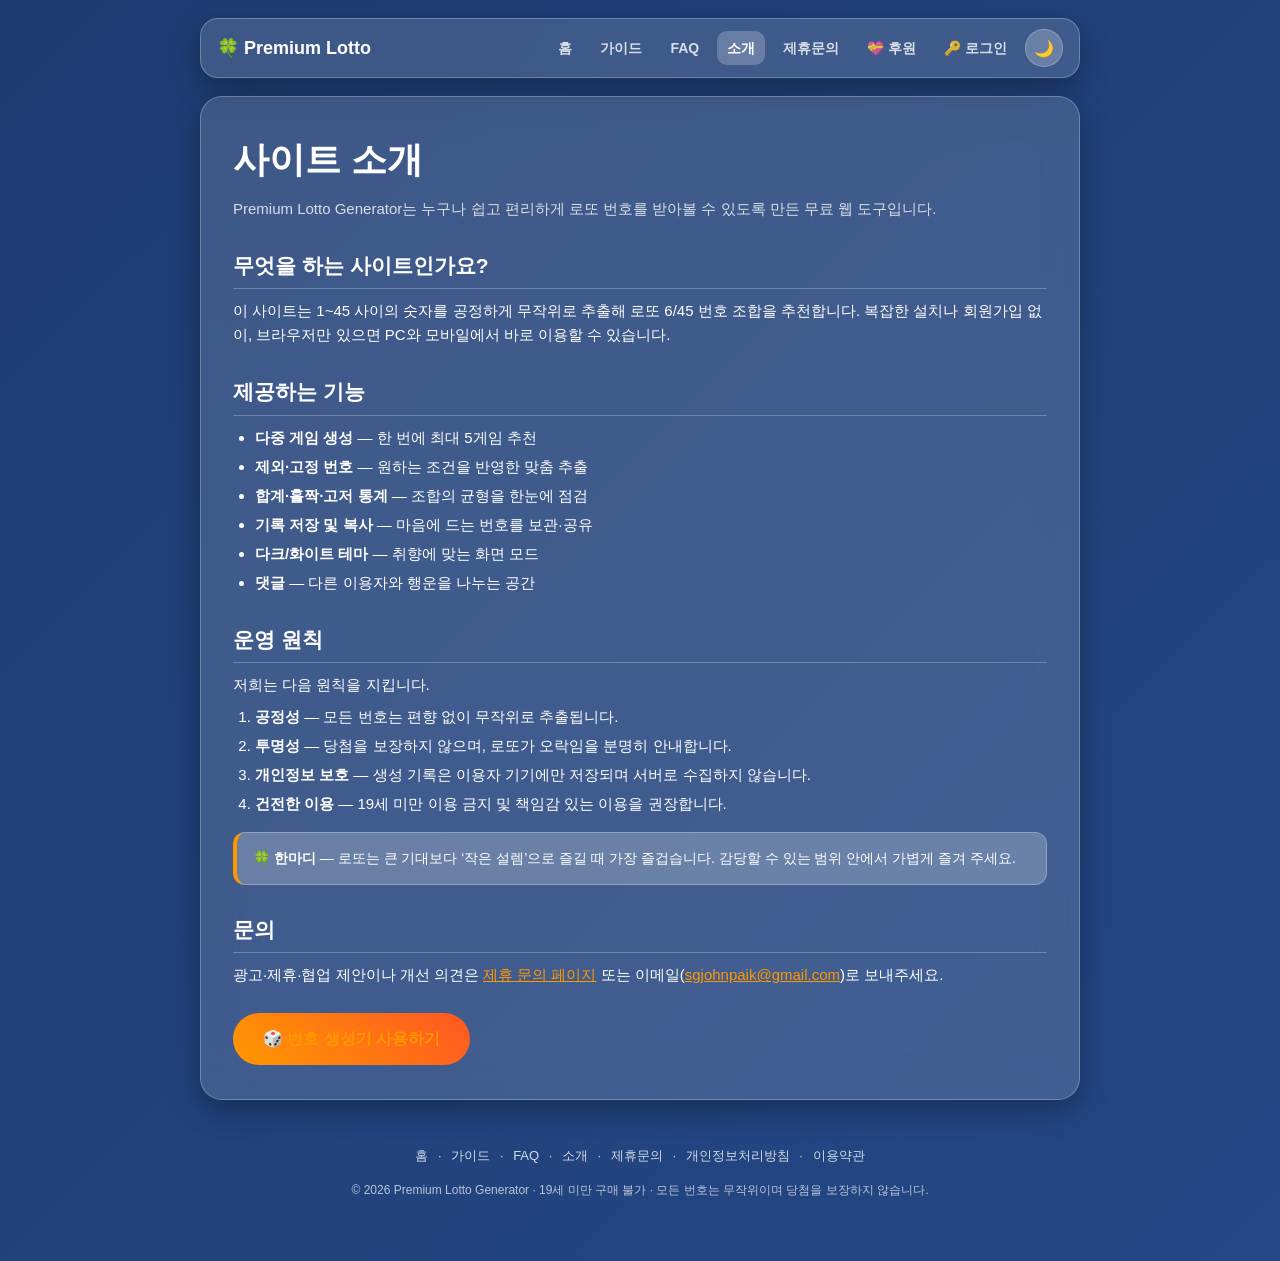
<file: about.html>
<!DOCTYPE html>
<html lang="ko">
<head>
<meta charset="UTF-8">
<!-- Google tag (gtag.js) -->
<script async src="https://www.googletagmanager.com/gtag/js?id=G-3SZHVC9N30"></script>
<script>
  window.dataLayer = window.dataLayer || [];
  function gtag(){dataLayer.push(arguments);}
  gtag('js', new Date());
  gtag('config', 'G-3SZHVC9N30');
</script>
<!-- Microsoft Clarity -->
<script type="text/javascript">
    (function(c,l,a,r,i,t,y){
        c[a]=c[a]||function(){(c[a].q=c[a].q||[]).push(arguments)};
        t=l.createElement(r);t.async=1;t.src="https://www.clarity.ms/tag/"+i;
        y=l.getElementsByTagName(r)[0];y.parentNode.insertBefore(t,y);
    })(window, document, "clarity", "script", "xcgihn6p5e");
</script>
<meta name="viewport" content="width=device-width, initial-scale=1.0">
<meta name="description" content="Premium Lotto Generator 소개 - 사이트의 목적, 제공 기능, 운영 원칙을 안내합니다.">
<meta name="theme-color" content="#1e3c72">
<meta name="google-adsense-account" content="ca-pub-3362824047057974">
<meta property="og:title" content="사이트 소개 · Premium Lotto">
<meta property="og:description" content="Premium Lotto Generator의 목적과 기능을 소개합니다.">
<meta property="og:type" content="website">
<link rel="canonical" href="https://premium-lotto-generator-b3t.pages.dev/about.html">
<link rel="icon" href="data:image/svg+xml,<svg xmlns='http://www.w3.org/2000/svg' viewBox='0 0 100 100'><text y='.9em' font-size='90'>🍀</text></svg>">
<title>사이트 소개 · Premium Lotto</title>
<script async src="https://pagead2.googlesyndication.com/pagead/js/adsbygoogle.js?client=ca-pub-3362824047057974" crossorigin="anonymous"></script>
<link rel="stylesheet" href="style.css">
</head>
<body>

<nav class="nav">
    <a class="brand" href="index.html">🍀 Premium Lotto</a>
    <a class="link" href="index.html">홈</a>
    <a class="link" href="guide.html">가이드</a>
    <a class="link" href="faq.html">FAQ</a>
    <a class="link active" href="about.html">소개</a>
    <a class="link" href="contact.html">제휴문의</a>
    <a class="link" href="index.html#support">💝 후원</a>
    <a class="link" href="auth.html">🔑 로그인</a>
    <button class="theme" id="themeToggle" aria-label="테마 변경">🌙</button>
</nav>

<article class="card">
    <h1>사이트 소개</h1>
    <p class="lead">Premium Lotto Generator는 누구나 쉽고 편리하게 로또 번호를 받아볼 수 있도록 만든 무료 웹 도구입니다.</p>

    <h2>무엇을 하는 사이트인가요?</h2>
    <p>이 사이트는 1~45 사이의 숫자를 공정하게 무작위로 추출해 로또 6/45 번호 조합을 추천합니다. 복잡한 설치나 회원가입 없이, 브라우저만 있으면 PC와 모바일에서 바로 이용할 수 있습니다.</p>

    <h2>제공하는 기능</h2>
    <ul>
        <li><strong>다중 게임 생성</strong> — 한 번에 최대 5게임 추천</li>
        <li><strong>제외·고정 번호</strong> — 원하는 조건을 반영한 맞춤 추출</li>
        <li><strong>합계·홀짝·고저 통계</strong> — 조합의 균형을 한눈에 점검</li>
        <li><strong>기록 저장 및 복사</strong> — 마음에 드는 번호를 보관·공유</li>
        <li><strong>다크/화이트 테마</strong> — 취향에 맞는 화면 모드</li>
        <li><strong>댓글</strong> — 다른 이용자와 행운을 나누는 공간</li>
    </ul>

    <h2>운영 원칙</h2>
    <p>저희는 다음 원칙을 지킵니다.</p>
    <ol>
        <li><strong>공정성</strong> — 모든 번호는 편향 없이 무작위로 추출됩니다.</li>
        <li><strong>투명성</strong> — 당첨을 보장하지 않으며, 로또가 오락임을 분명히 안내합니다.</li>
        <li><strong>개인정보 보호</strong> — 생성 기록은 이용자 기기에만 저장되며 서버로 수집하지 않습니다.</li>
        <li><strong>건전한 이용</strong> — 19세 미만 이용 금지 및 책임감 있는 이용을 권장합니다.</li>
    </ol>

    <div class="callout">
        🍀 <strong>한마디</strong> — 로또는 큰 기대보다 ‘작은 설렘’으로 즐길 때 가장 즐겁습니다. 감당할 수 있는 범위 안에서 가볍게 즐겨 주세요.
    </div>

    <h2>문의</h2>
    <p>광고·제휴·협업 제안이나 개선 의견은 <a href="contact.html">제휴 문의 페이지</a> 또는 이메일(<a href="mailto:sgjohnpaik@gmail.com">sgjohnpaik@gmail.com</a>)로 보내주세요.</p>

    <a class="cta" href="index.html">🎲 번호 생성기 사용하기</a>
</article>

<footer class="site-footer">
    <div>
        <a href="index.html">홈</a> ·
        <a href="guide.html">가이드</a> ·
        <a href="faq.html">FAQ</a> ·
        <a href="about.html">소개</a> ·
        <a href="contact.html">제휴문의</a> ·
        <a href="privacy.html">개인정보처리방침</a> ·
        <a href="terms.html">이용약관</a>
    </div>
    <div class="disclaimer">© 2026 Premium Lotto Generator · 19세 미만 구매 불가 · 모든 번호는 무작위이며 당첨을 보장하지 않습니다.</div>
</footer>

<script>
function applyTheme(t){document.documentElement.setAttribute("data-theme",t);
    var b=document.getElementById("themeToggle"); if(b) b.textContent=t==="light"?"☀️":"🌙";
    try{localStorage.setItem("lotto_theme",t);}catch(e){}}
document.addEventListener("click",function(e){
    if(e.target&&e.target.id==="themeToggle"){
        var cur=document.documentElement.getAttribute("data-theme")==="light"?"dark":"light";applyTheme(cur);}});
(function(){var t="dark";try{t=localStorage.getItem("lotto_theme")||"dark";}catch(e){}applyTheme(t);})();
</script>
</body>
</html>
</file>
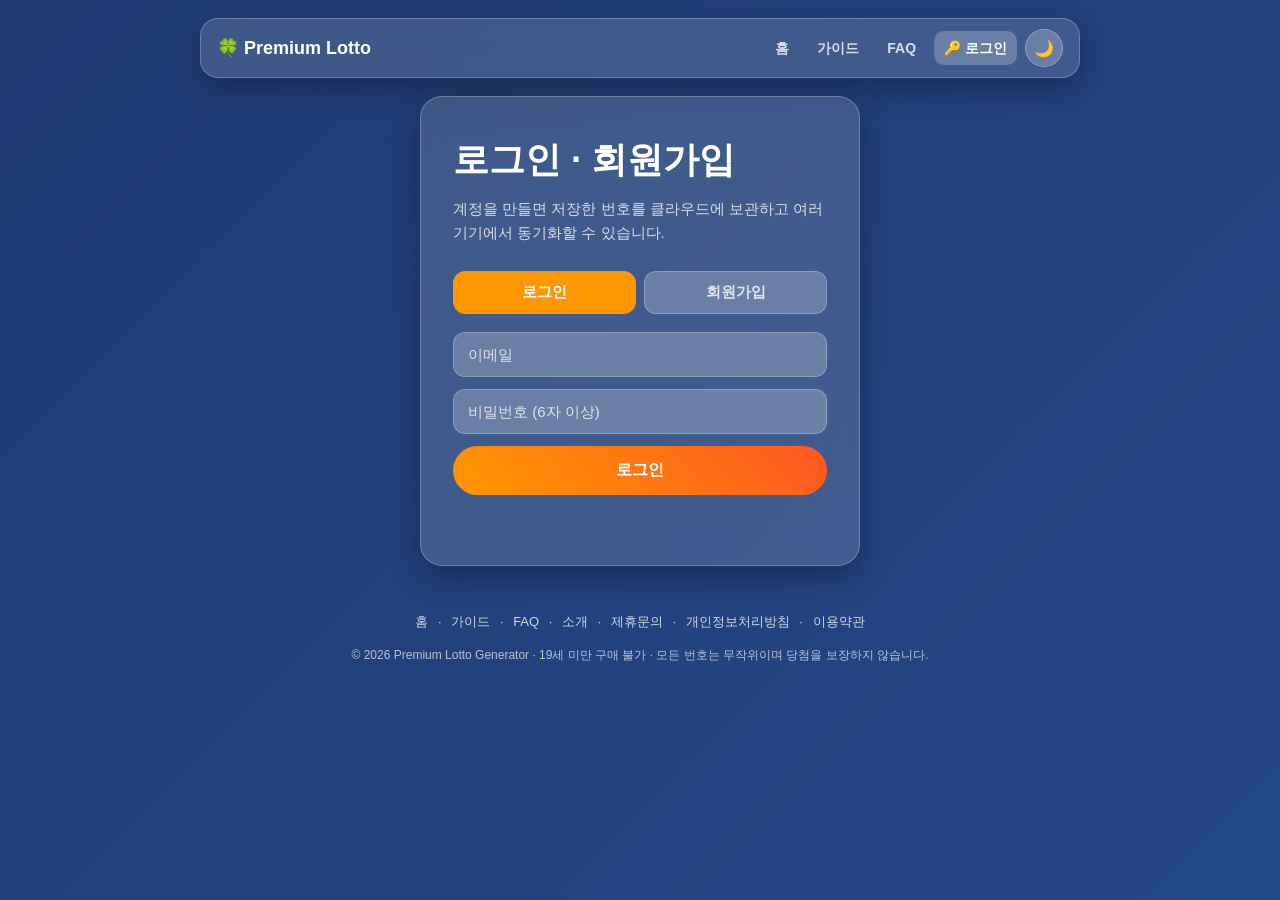
<file: auth.html>
<!DOCTYPE html>
<html lang="ko">
<head>
<meta charset="UTF-8">
<!-- Google tag (gtag.js) -->
<script async src="https://www.googletagmanager.com/gtag/js?id=G-3SZHVC9N30"></script>
<script>
  window.dataLayer = window.dataLayer || [];
  function gtag(){dataLayer.push(arguments);}
  gtag('js', new Date());
  gtag('config', 'G-3SZHVC9N30');
</script>
<!-- Microsoft Clarity -->
<script type="text/javascript">
    (function(c,l,a,r,i,t,y){
        c[a]=c[a]||function(){(c[a].q=c[a].q||[]).push(arguments)};
        t=l.createElement(r);t.async=1;t.src="https://www.clarity.ms/tag/"+i;
        y=l.getElementsByTagName(r)[0];y.parentNode.insertBefore(t,y);
    })(window, document, "clarity", "script", "xcgihn6p5e");
</script>
<meta name="viewport" content="width=device-width, initial-scale=1.0">
<meta name="description" content="Premium Lotto 회원가입 및 로그인 - 계정을 만들고 저장한 번호를 클라우드에 동기화하세요.">
<meta name="theme-color" content="#1e3c72">
<meta name="robots" content="noindex">
<link rel="canonical" href="https://premium-lotto-generator-b3t.pages.dev/auth.html">
<link rel="icon" href="data:image/svg+xml,<svg xmlns='http://www.w3.org/2000/svg' viewBox='0 0 100 100'><text y='.9em' font-size='90'>🍀</text></svg>">
<title>로그인 · 회원가입 · Premium Lotto</title>
<link rel="stylesheet" href="style.css">
<style>
.auth-card{max-width:440px;}
.auth-tabs{display:flex; gap:8px; margin:18px 0;}
.auth-tabs button{flex:1; padding:11px; border:1px solid var(--border); background:var(--panel-strong);
    color:var(--muted); border-radius:12px; cursor:pointer; font-weight:700; font-size:15px; transition:.2s;}
.auth-tabs button.active{background:var(--accent1); border-color:var(--accent1); color:#fff;}
.auth-form{display:flex; flex-direction:column; gap:12px;}
.auth-form input{padding:13px 14px; border-radius:12px; border:1px solid var(--border);
    background:var(--panel-strong); color:var(--text); font-size:15px; outline:none;}
.auth-form input:focus{border-color:var(--accent1);}
.auth-form input::placeholder{color:var(--muted);}
.auth-form .submit{padding:14px; border:none; border-radius:50px;
    background:linear-gradient(45deg,var(--accent1),var(--accent2)); color:#fff; font-weight:700; font-size:16px; cursor:pointer; transition:.3s;}
.auth-form .submit:hover{transform:scale(1.02);}
.auth-form .submit:disabled{opacity:.6; cursor:not-allowed; transform:none;}
.auth-status{margin-top:16px; text-align:center; font-size:14px; min-height:20px; color:var(--muted);}
.auth-status.err{color:#ff8a80;}
.auth-status.ok{color:#81c784;}
.user-box{text-align:center;}
.user-box .email{font-weight:700; font-size:17px; margin:10px 0 4px;}
.user-box .sub{color:var(--muted); font-size:13px; margin-bottom:18px;}
.logout-btn{margin-top:14px; padding:11px 26px; border:1px solid var(--border);
    background:var(--panel-strong); color:var(--text); border-radius:50px; cursor:pointer; font-size:14px;}
</style>
</head>
<body>

<nav class="nav">
    <a class="brand" href="index.html">🍀 Premium Lotto</a>
    <a class="link" href="index.html">홈</a>
    <a class="link" href="guide.html">가이드</a>
    <a class="link" href="faq.html">FAQ</a>
    <a class="link active" href="auth.html">🔑 로그인</a>
    <button class="theme" id="themeToggle" aria-label="테마 변경">🌙</button>
</nav>

<article class="card auth-card">
    <h1>로그인 · 회원가입</h1>
    <p class="lead">계정을 만들면 저장한 번호를 클라우드에 보관하고 여러 기기에서 동기화할 수 있습니다.</p>

    <!-- 로그아웃 상태 -->
    <div id="authView">
        <div class="auth-tabs">
            <button id="tabLogin" class="active" type="button">로그인</button>
            <button id="tabSignup" type="button">회원가입</button>
        </div>
        <form class="auth-form" id="authForm">
            <input id="email" type="email" placeholder="이메일" required autocomplete="email">
            <input id="password" type="password" placeholder="비밀번호 (6자 이상)" required minlength="6" autocomplete="current-password">
            <button type="submit" class="submit" id="submitBtn">로그인</button>
        </form>
    </div>

    <!-- 로그인 상태 -->
    <div id="userView" class="user-box" style="display:none;">
        <p>환영합니다 🍀</p>
        <p class="email" id="userEmail"></p>
        <p class="sub">로그인되었습니다.</p>
        <a class="cta" href="index.html">🎲 번호 생성기로</a><br>
        <button class="logout-btn" id="logoutBtn" type="button">로그아웃</button>
    </div>

    <div class="auth-status" id="authStatus" role="status" aria-live="polite"></div>
</article>

<footer class="site-footer">
    <div>
        <a href="index.html">홈</a> ·
        <a href="guide.html">가이드</a> ·
        <a href="faq.html">FAQ</a> ·
        <a href="about.html">소개</a> ·
        <a href="contact.html">제휴문의</a> ·
        <a href="privacy.html">개인정보처리방침</a> ·
        <a href="terms.html">이용약관</a>
    </div>
    <div class="disclaimer">© 2026 Premium Lotto Generator · 19세 미만 구매 불가 · 모든 번호는 무작위이며 당첨을 보장하지 않습니다.</div>
</footer>

<script>
function applyTheme(t){document.documentElement.setAttribute("data-theme",t);
    var b=document.getElementById("themeToggle"); if(b) b.textContent=t==="light"?"☀️":"🌙";
    try{localStorage.setItem("lotto_theme",t);}catch(e){}}
document.addEventListener("click",function(e){
    if(e.target&&e.target.id==="themeToggle"){
        var cur=document.documentElement.getAttribute("data-theme")==="light"?"dark":"light";applyTheme(cur);}});
(function(){var t="dark";try{t=localStorage.getItem("lotto_theme")||"dark";}catch(e){}applyTheme(t);})();
</script>

<!-- ===== Supabase 인증 ===== -->
<script type="module">
import { createClient } from "https://esm.sh/@supabase/supabase-js@2";

const SUPABASE_URL = "https://qebfpipnxwojwgoqjxmo.supabase.co";
const SUPABASE_ANON_KEY = "sb_publishable_l3ZYR4EBNvbDdf49TkmwXA_LqBT-cFh";

const statusEl = document.getElementById("authStatus");
const authView = document.getElementById("authView");
const userView = document.getElementById("userView");
const form = document.getElementById("authForm");
const emailEl = document.getElementById("email");
const passEl = document.getElementById("password");
const submitBtn = document.getElementById("submitBtn");
const tabLogin = document.getElementById("tabLogin");
const tabSignup = document.getElementById("tabSignup");
const userEmail = document.getElementById("userEmail");
const logoutBtn = document.getElementById("logoutBtn");

let mode = "login";

function setMode(m){
    mode = m;
    const login = m === "login";
    tabLogin.classList.toggle("active", login);
    tabSignup.classList.toggle("active", !login);
    submitBtn.textContent = login ? "로그인" : "회원가입";
    passEl.setAttribute("autocomplete", login ? "current-password" : "new-password");
    statusEl.className = "auth-status"; statusEl.textContent = "";
}
tabLogin.addEventListener("click", () => setMode("login"));
tabSignup.addEventListener("click", () => setMode("signup"));

if (SUPABASE_URL === "YOUR_SUPABASE_URL") {
    statusEl.className = "auth-status err";
    statusEl.textContent = "⚠️ 로그인 기능을 사용하려면 Supabase 설정이 필요합니다.";
    submitBtn.disabled = true;
} else {
    const supabase = createClient(SUPABASE_URL, SUPABASE_ANON_KEY);

    function render(session){
        if (session && session.user){
            authView.style.display = "none";
            userView.style.display = "block";
            userEmail.textContent = session.user.email;
        } else {
            authView.style.display = "block";
            userView.style.display = "none";
        }
    }

    supabase.auth.getSession().then(({ data }) => render(data.session));
    supabase.auth.onAuthStateChange((_event, session) => render(session));

    form.addEventListener("submit", async (e) => {
        e.preventDefault();
        const email = emailEl.value.trim();
        const password = passEl.value;
        statusEl.className = "auth-status"; statusEl.textContent = "";
        submitBtn.disabled = true;
        submitBtn.textContent = mode === "login" ? "로그인 중..." : "가입 중...";
        try {
            if (mode === "login") {
                const { error } = await supabase.auth.signInWithPassword({ email, password });
                if (error) throw error;
                statusEl.className = "auth-status ok";
                statusEl.textContent = "✅ 로그인되었습니다.";
            } else {
                const { error } = await supabase.auth.signUp({ email, password });
                if (error) throw error;
                statusEl.className = "auth-status ok";
                statusEl.textContent = "✅ 가입 완료! 확인 이메일을 보냈습니다. 메일의 링크를 눌러 인증해 주세요.";
            }
        } catch (err) {
            statusEl.className = "auth-status err";
            statusEl.textContent = "❌ " + (err.message || "오류가 발생했습니다.");
        } finally {
            submitBtn.disabled = false;
            submitBtn.textContent = mode === "login" ? "로그인" : "회원가입";
        }
    });

    logoutBtn.addEventListener("click", async () => {
        await supabase.auth.signOut();
        statusEl.className = "auth-status";
        statusEl.textContent = "로그아웃되었습니다.";
    });
}
</script>
</body>
</html>
</file>
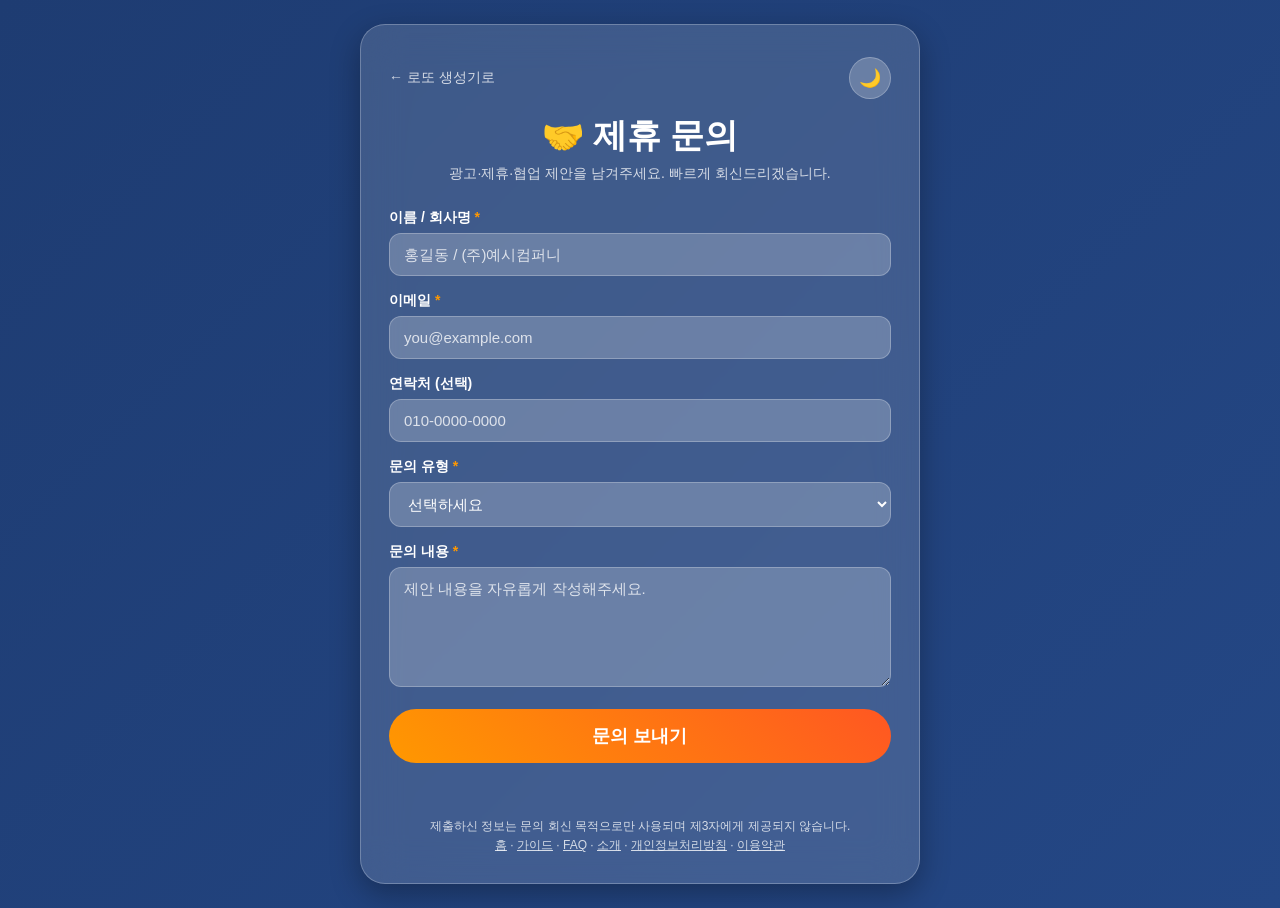
<file: contact.html>
<!DOCTYPE html>
<html lang="ko">
<head>
<meta charset="UTF-8">
<!-- Google tag (gtag.js) -->
<script async src="https://www.googletagmanager.com/gtag/js?id=G-3SZHVC9N30"></script>
<script>
  window.dataLayer = window.dataLayer || [];
  function gtag(){dataLayer.push(arguments);}
  gtag('js', new Date());
  gtag('config', 'G-3SZHVC9N30');
</script>
<!-- Microsoft Clarity -->
<script type="text/javascript">
    (function(c,l,a,r,i,t,y){
        c[a]=c[a]||function(){(c[a].q=c[a].q||[]).push(arguments)};
        t=l.createElement(r);t.async=1;t.src="https://www.clarity.ms/tag/"+i;
        y=l.getElementsByTagName(r)[0];y.parentNode.insertBefore(t,y);
    })(window, document, "clarity", "script", "xcgihn6p5e");
</script>
<meta name="viewport" content="width=device-width, initial-scale=1.0">
<meta name="description" content="제휴 문의 - Premium Lotto Generator">
<meta name="theme-color" content="#1e3c72">
<link rel="canonical" href="https://premium-lotto-generator-b3t.pages.dev/contact.html">
<link rel="icon" href="data:image/svg+xml,<svg xmlns='http://www.w3.org/2000/svg' viewBox='0 0 100 100'><text y='.9em' font-size='90'>🍀</text></svg>">
<title>🤝 제휴 문의 · Premium Lotto</title>

<!-- Google AdSense -->
<meta name="google-adsense-account" content="ca-pub-3362824047057974">
<script async src="https://pagead2.googlesyndication.com/pagead/js/adsbygoogle.js?client=ca-pub-3362824047057974" crossorigin="anonymous"></script>

<style>
:root{
    --bg1:#1e3c72; --bg2:#2a5298; --bg3:#6dd5ed;
    --panel:rgba(255,255,255,0.14);
    --panel-strong:rgba(255,255,255,0.22);
    --text:#ffffff;
    --muted:rgba(255,255,255,0.78);
    --accent1:#ff9800; --accent2:#ff5722;
    --border:rgba(255,255,255,0.25);
    --shadow:0 10px 30px rgba(0,0,0,.3);
    --ok:#81c784; --err:#ff8a80;
}
html[data-theme="light"]{
    --bg1:#f7f9fc; --bg2:#ffffff; --bg3:#eef2f8;
    --panel:rgba(255,255,255,0.92);
    --panel-strong:#ffffff;
    --text:#1c2533;
    --muted:#5b6678;
    --accent1:#ff9800; --accent2:#ff5722;
    --border:rgba(20,30,50,0.10);
    --shadow:0 8px 26px rgba(30,50,90,.12);
    --ok:#2e7d32; --err:#c62828;
}

*{margin:0; padding:0; box-sizing:border-box; font-family:"Segoe UI","Malgun Gothic",sans-serif;}

body{
    background:linear-gradient(135deg,var(--bg1),var(--bg2),var(--bg3));
    background-size:400% 400%;
    animation:bgMove 12s infinite alternate;
    min-height:100vh;
    display:flex; justify-content:center; align-items:flex-start;
    padding:24px 12px; color:var(--text);
}
@keyframes bgMove{0%{background-position:left;}100%{background-position:right;}}
@media (prefers-reduced-motion: reduce){body{animation:none;}}

.container{
    width:100%; max-width:560px;
    padding:32px 28px 28px;
    background:var(--panel);
    border:1px solid var(--border);
    border-radius:25px;
    backdrop-filter:blur(20px); -webkit-backdrop-filter:blur(20px);
    box-shadow:var(--shadow);
}

.top-bar{display:flex; justify-content:space-between; align-items:center; margin-bottom:14px;}
.back-link{color:var(--muted); text-decoration:none; font-size:14px;}
.back-link:hover{color:var(--text);}
.icon-btn{
    background:var(--panel-strong); border:1px solid var(--border);
    color:var(--text); width:42px; height:42px; border-radius:50%;
    font-size:18px; cursor:pointer; transition:.2s;
    display:inline-flex; align-items:center; justify-content:center;
}
.icon-btn:hover{transform:scale(1.08);}

h1{font-size:clamp(26px,5vw,34px); margin-bottom:6px; text-align:center;}
.subtitle{color:var(--muted); text-align:center; margin-bottom:26px; font-size:14px;}

form{display:flex; flex-direction:column; gap:16px;}
.field{display:flex; flex-direction:column; gap:6px;}
.field label{font-size:14px; font-weight:600;}
.field label .req{color:var(--accent1);}
.field input, .field select, .field textarea{
    padding:12px 14px; border-radius:12px;
    border:1px solid var(--border);
    background:var(--panel-strong); color:var(--text);
    font-size:15px; outline:none; width:100%;
    transition:border-color .2s;
}
.field input:focus, .field select:focus, .field textarea:focus{
    border-color:var(--accent1);
}
.field textarea{resize:vertical; min-height:120px;}
.field input::placeholder, .field textarea::placeholder{color:var(--muted);}

.hp{position:absolute; left:-9999px; width:1px; height:1px; overflow:hidden;}

button[type="submit"]{
    margin-top:6px; padding:15px; font-size:18px; border:none; border-radius:50px;
    cursor:pointer; color:white; font-weight:bold;
    background:linear-gradient(45deg,var(--accent1),var(--accent2));
    transition:.3s;
}
button[type="submit"]:hover{transform:scale(1.02); box-shadow:0 0 20px rgba(255,152,0,.6);}
button[type="submit"]:disabled{opacity:.6; cursor:not-allowed; transform:none; box-shadow:none;}

.status{margin-top:14px; text-align:center; font-size:15px; font-weight:600; min-height:22px;}
.status.ok{color:var(--ok);}
.status.err{color:var(--err);}

.privacy{margin-top:18px; font-size:12px; color:var(--muted); text-align:center; line-height:1.6;}
</style>
</head>

<body>
<div class="container">
    <div class="top-bar">
        <a class="back-link" href="index.html">← 로또 생성기로</a>
        <button class="icon-btn" id="themeToggle" title="테마 변경" aria-label="테마 변경">🌙</button>
    </div>

    <h1>🤝 제휴 문의</h1>
    <p class="subtitle">광고·제휴·협업 제안을 남겨주세요. 빠르게 회신드리겠습니다.</p>

    <form id="contactForm" action="https://formspree.io/f/maqgeyll" method="POST">

        <div class="field">
            <label for="name">이름 / 회사명 <span class="req">*</span></label>
            <input id="name" name="name" type="text" required placeholder="홍길동 / (주)예시컴퍼니">
        </div>

        <div class="field">
            <label for="email">이메일 <span class="req">*</span></label>
            <input id="email" name="email" type="email" required placeholder="you@example.com">
        </div>

        <div class="field">
            <label for="phone">연락처 (선택)</label>
            <input id="phone" name="phone" type="tel" inputmode="tel" placeholder="010-0000-0000">
        </div>

        <div class="field">
            <label for="type">문의 유형 <span class="req">*</span></label>
            <select id="type" name="type" required>
                <option value="" disabled selected>선택하세요</option>
                <option value="광고 문의">광고 문의</option>
                <option value="제휴 제안">제휴 제안</option>
                <option value="기능 협업">기능 협업</option>
                <option value="기타">기타</option>
            </select>
        </div>

        <div class="field">
            <label for="message">문의 내용 <span class="req">*</span></label>
            <textarea id="message" name="message" required placeholder="제안 내용을 자유롭게 작성해주세요."></textarea>
        </div>

        <!-- 스팸 방지 honeypot (사람에게는 안 보임) -->
        <input class="hp" type="text" name="_gotcha" tabindex="-1" autocomplete="off">
        <!-- 메일 제목 -->
        <input type="hidden" name="_subject" value="[제휴문의] Premium Lotto Generator">

        <button type="submit" id="submitBtn">문의 보내기</button>
    </form>

    <div class="status" id="status" role="status" aria-live="polite"></div>

    <p class="privacy">제출하신 정보는 문의 회신 목적으로만 사용되며 제3자에게 제공되지 않습니다.<br>
    <a href="index.html" style="color:var(--muted);">홈</a> ·
    <a href="guide.html" style="color:var(--muted);">가이드</a> ·
    <a href="faq.html" style="color:var(--muted);">FAQ</a> ·
    <a href="about.html" style="color:var(--muted);">소개</a> ·
    <a href="privacy.html" style="color:var(--muted);">개인정보처리방침</a> ·
    <a href="terms.html" style="color:var(--muted);">이용약관</a></p>
</div>

<script>
"use strict";

/* 테마 (로또 페이지와 동일 키 공유) */
function applyTheme(t){
    document.documentElement.setAttribute("data-theme",t);
    document.getElementById("themeToggle").textContent = t==="light" ? "☀️" : "🌙";
    try{ localStorage.setItem("lotto_theme",t); }catch(e){}
}
document.getElementById("themeToggle").onclick=()=>{
    const cur=document.documentElement.getAttribute("data-theme")==="light"?"dark":"light";
    applyTheme(cur);
};
(function(){
    let t="dark";
    try{ t=localStorage.getItem("lotto_theme")||"dark"; }catch(e){}
    applyTheme(t);
})();

/* AJAX 제출 → 페이지 이동 없이 결과 표시 */
const form=document.getElementById("contactForm");
const statusEl=document.getElementById("status");
const submitBtn=document.getElementById("submitBtn");

form.addEventListener("submit", async (e)=>{
    e.preventDefault();
    statusEl.className="status";
    statusEl.textContent="";

    if(form.action.includes("YOUR_FORM_ID")){
        statusEl.className="status err";
        statusEl.textContent="⚠️ Formspree 폼 ID가 아직 설정되지 않았습니다.";
        return;
    }

    submitBtn.disabled=true;
    submitBtn.textContent="보내는 중...";

    try{
        const res=await fetch(form.action,{
            method:"POST",
            body:new FormData(form),
            headers:{ "Accept":"application/json" }
        });
        if(res.ok){
            form.reset();
            statusEl.className="status ok";
            statusEl.textContent="✅ 문의가 정상적으로 접수되었습니다. 감사합니다!";
        }else{
            const data=await res.json().catch(()=>({}));
            const msg=(data.errors&&data.errors.map(x=>x.message).join(", "))||"전송에 실패했습니다.";
            statusEl.className="status err";
            statusEl.textContent="❌ "+msg;
        }
    }catch(err){
        statusEl.className="status err";
        statusEl.textContent="❌ 네트워크 오류로 전송하지 못했습니다. 잠시 후 다시 시도해주세요.";
    }finally{
        submitBtn.disabled=false;
        submitBtn.textContent="문의 보내기";
    }
});
</script>
</body>
</html>
</file>
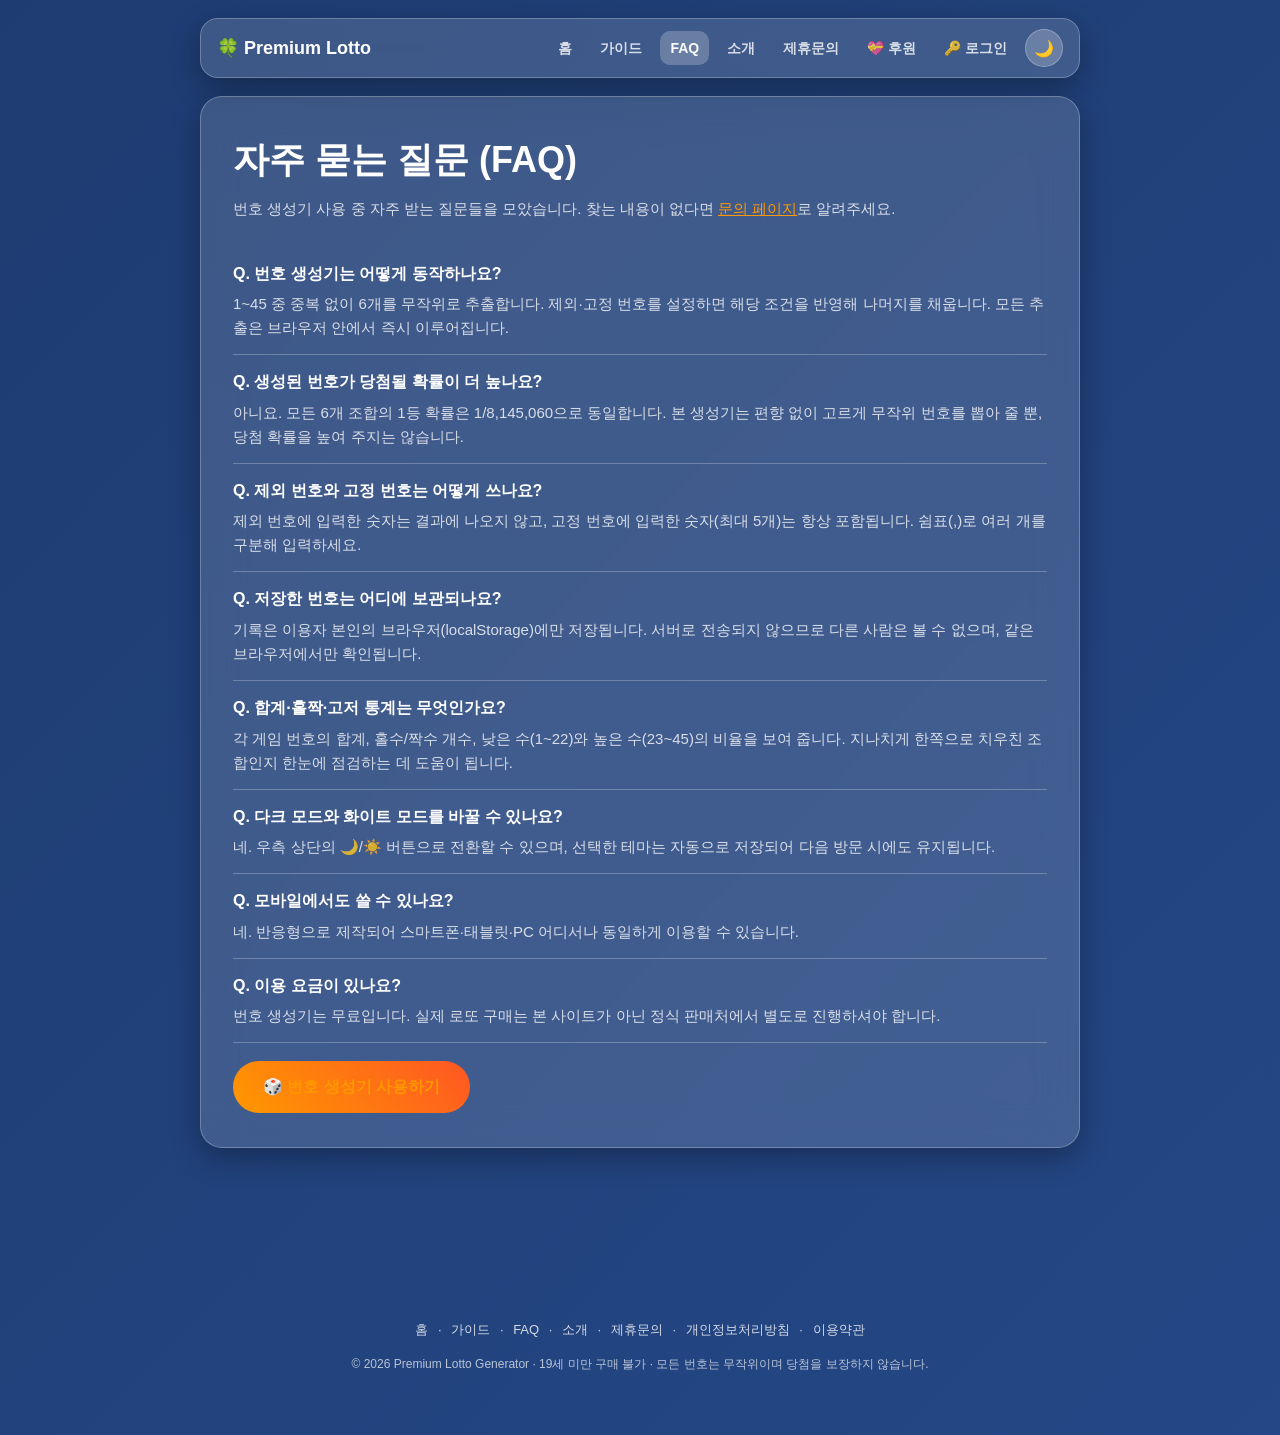
<file: faq.html>
<!DOCTYPE html>
<html lang="ko">
<head>
<meta charset="UTF-8">
<!-- Google tag (gtag.js) -->
<script async src="https://www.googletagmanager.com/gtag/js?id=G-3SZHVC9N30"></script>
<script>
  window.dataLayer = window.dataLayer || [];
  function gtag(){dataLayer.push(arguments);}
  gtag('js', new Date());
  gtag('config', 'G-3SZHVC9N30');
</script>
<!-- Microsoft Clarity -->
<script type="text/javascript">
    (function(c,l,a,r,i,t,y){
        c[a]=c[a]||function(){(c[a].q=c[a].q||[]).push(arguments)};
        t=l.createElement(r);t.async=1;t.src="https://www.clarity.ms/tag/"+i;
        y=l.getElementsByTagName(r)[0];y.parentNode.insertBefore(t,y);
    })(window, document, "clarity", "script", "xcgihn6p5e");
</script>
<meta name="viewport" content="width=device-width, initial-scale=1.0">
<meta name="description" content="Premium Lotto 번호 생성기 자주 묻는 질문 - 사용법, 번호 저장, 제외/고정 번호, 당첨 확률, 개인정보까지 궁금증을 정리했습니다.">
<meta name="theme-color" content="#1e3c72">
<meta name="google-adsense-account" content="ca-pub-3362824047057974">
<meta property="og:title" content="자주 묻는 질문(FAQ) · Premium Lotto">
<meta property="og:description" content="번호 생성기 사용법과 자주 묻는 질문을 정리했습니다.">
<meta property="og:type" content="website">
<link rel="canonical" href="https://premium-lotto-generator-b3t.pages.dev/faq.html">
<link rel="icon" href="data:image/svg+xml,<svg xmlns='http://www.w3.org/2000/svg' viewBox='0 0 100 100'><text y='.9em' font-size='90'>🍀</text></svg>">
<title>자주 묻는 질문(FAQ) · Premium Lotto</title>
<script async src="https://pagead2.googlesyndication.com/pagead/js/adsbygoogle.js?client=ca-pub-3362824047057974" crossorigin="anonymous"></script>
<link rel="stylesheet" href="style.css">
</head>
<body>

<nav class="nav">
    <a class="brand" href="index.html">🍀 Premium Lotto</a>
    <a class="link" href="index.html">홈</a>
    <a class="link" href="guide.html">가이드</a>
    <a class="link active" href="faq.html">FAQ</a>
    <a class="link" href="about.html">소개</a>
    <a class="link" href="contact.html">제휴문의</a>
    <a class="link" href="index.html#support">💝 후원</a>
    <a class="link" href="auth.html">🔑 로그인</a>
    <button class="theme" id="themeToggle" aria-label="테마 변경">🌙</button>
</nav>

<article class="card">
    <h1>자주 묻는 질문 (FAQ)</h1>
    <p class="lead">번호 생성기 사용 중 자주 받는 질문들을 모았습니다. 찾는 내용이 없다면 <a href="contact.html">문의 페이지</a>로 알려주세요.</p>

    <div class="faq-item">
        <div class="faq-q">Q. 번호 생성기는 어떻게 동작하나요?</div>
        <div class="faq-a">1~45 중 중복 없이 6개를 무작위로 추출합니다. 제외·고정 번호를 설정하면 해당 조건을 반영해 나머지를 채웁니다. 모든 추출은 브라우저 안에서 즉시 이루어집니다.</div>
    </div>
    <div class="faq-item">
        <div class="faq-q">Q. 생성된 번호가 당첨될 확률이 더 높나요?</div>
        <div class="faq-a">아니요. 모든 6개 조합의 1등 확률은 1/8,145,060으로 동일합니다. 본 생성기는 편향 없이 고르게 무작위 번호를 뽑아 줄 뿐, 당첨 확률을 높여 주지는 않습니다.</div>
    </div>
    <div class="faq-item">
        <div class="faq-q">Q. 제외 번호와 고정 번호는 어떻게 쓰나요?</div>
        <div class="faq-a">제외 번호에 입력한 숫자는 결과에 나오지 않고, 고정 번호에 입력한 숫자(최대 5개)는 항상 포함됩니다. 쉼표(,)로 여러 개를 구분해 입력하세요.</div>
    </div>
    <div class="faq-item">
        <div class="faq-q">Q. 저장한 번호는 어디에 보관되나요?</div>
        <div class="faq-a">기록은 이용자 본인의 브라우저(localStorage)에만 저장됩니다. 서버로 전송되지 않으므로 다른 사람은 볼 수 없으며, 같은 브라우저에서만 확인됩니다.</div>
    </div>
    <div class="faq-item">
        <div class="faq-q">Q. 합계·홀짝·고저 통계는 무엇인가요?</div>
        <div class="faq-a">각 게임 번호의 합계, 홀수/짝수 개수, 낮은 수(1~22)와 높은 수(23~45)의 비율을 보여 줍니다. 지나치게 한쪽으로 치우친 조합인지 한눈에 점검하는 데 도움이 됩니다.</div>
    </div>
    <div class="faq-item">
        <div class="faq-q">Q. 다크 모드와 화이트 모드를 바꿀 수 있나요?</div>
        <div class="faq-a">네. 우측 상단의 🌙/☀️ 버튼으로 전환할 수 있으며, 선택한 테마는 자동으로 저장되어 다음 방문 시에도 유지됩니다.</div>
    </div>
    <div class="faq-item">
        <div class="faq-q">Q. 모바일에서도 쓸 수 있나요?</div>
        <div class="faq-a">네. 반응형으로 제작되어 스마트폰·태블릿·PC 어디서나 동일하게 이용할 수 있습니다.</div>
    </div>
    <div class="faq-item">
        <div class="faq-q">Q. 이용 요금이 있나요?</div>
        <div class="faq-a">번호 생성기는 무료입니다. 실제 로또 구매는 본 사이트가 아닌 정식 판매처에서 별도로 진행하셔야 합니다.</div>
    </div>

    <a class="cta" href="index.html">🎲 번호 생성기 사용하기</a>
</article>

<div class="ad-slot" aria-hidden="true"></div>

<footer class="site-footer">
    <div>
        <a href="index.html">홈</a> ·
        <a href="guide.html">가이드</a> ·
        <a href="faq.html">FAQ</a> ·
        <a href="about.html">소개</a> ·
        <a href="contact.html">제휴문의</a> ·
        <a href="privacy.html">개인정보처리방침</a> ·
        <a href="terms.html">이용약관</a>
    </div>
    <div class="disclaimer">© 2026 Premium Lotto Generator · 19세 미만 구매 불가 · 모든 번호는 무작위이며 당첨을 보장하지 않습니다.</div>
</footer>

<script>
function applyTheme(t){document.documentElement.setAttribute("data-theme",t);
    var b=document.getElementById("themeToggle"); if(b) b.textContent=t==="light"?"☀️":"🌙";
    try{localStorage.setItem("lotto_theme",t);}catch(e){}}
document.addEventListener("click",function(e){
    if(e.target&&e.target.id==="themeToggle"){
        var cur=document.documentElement.getAttribute("data-theme")==="light"?"dark":"light";applyTheme(cur);}});
(function(){var t="dark";try{t=localStorage.getItem("lotto_theme")||"dark";}catch(e){}applyTheme(t);})();
</script>
</body>
</html>
</file>
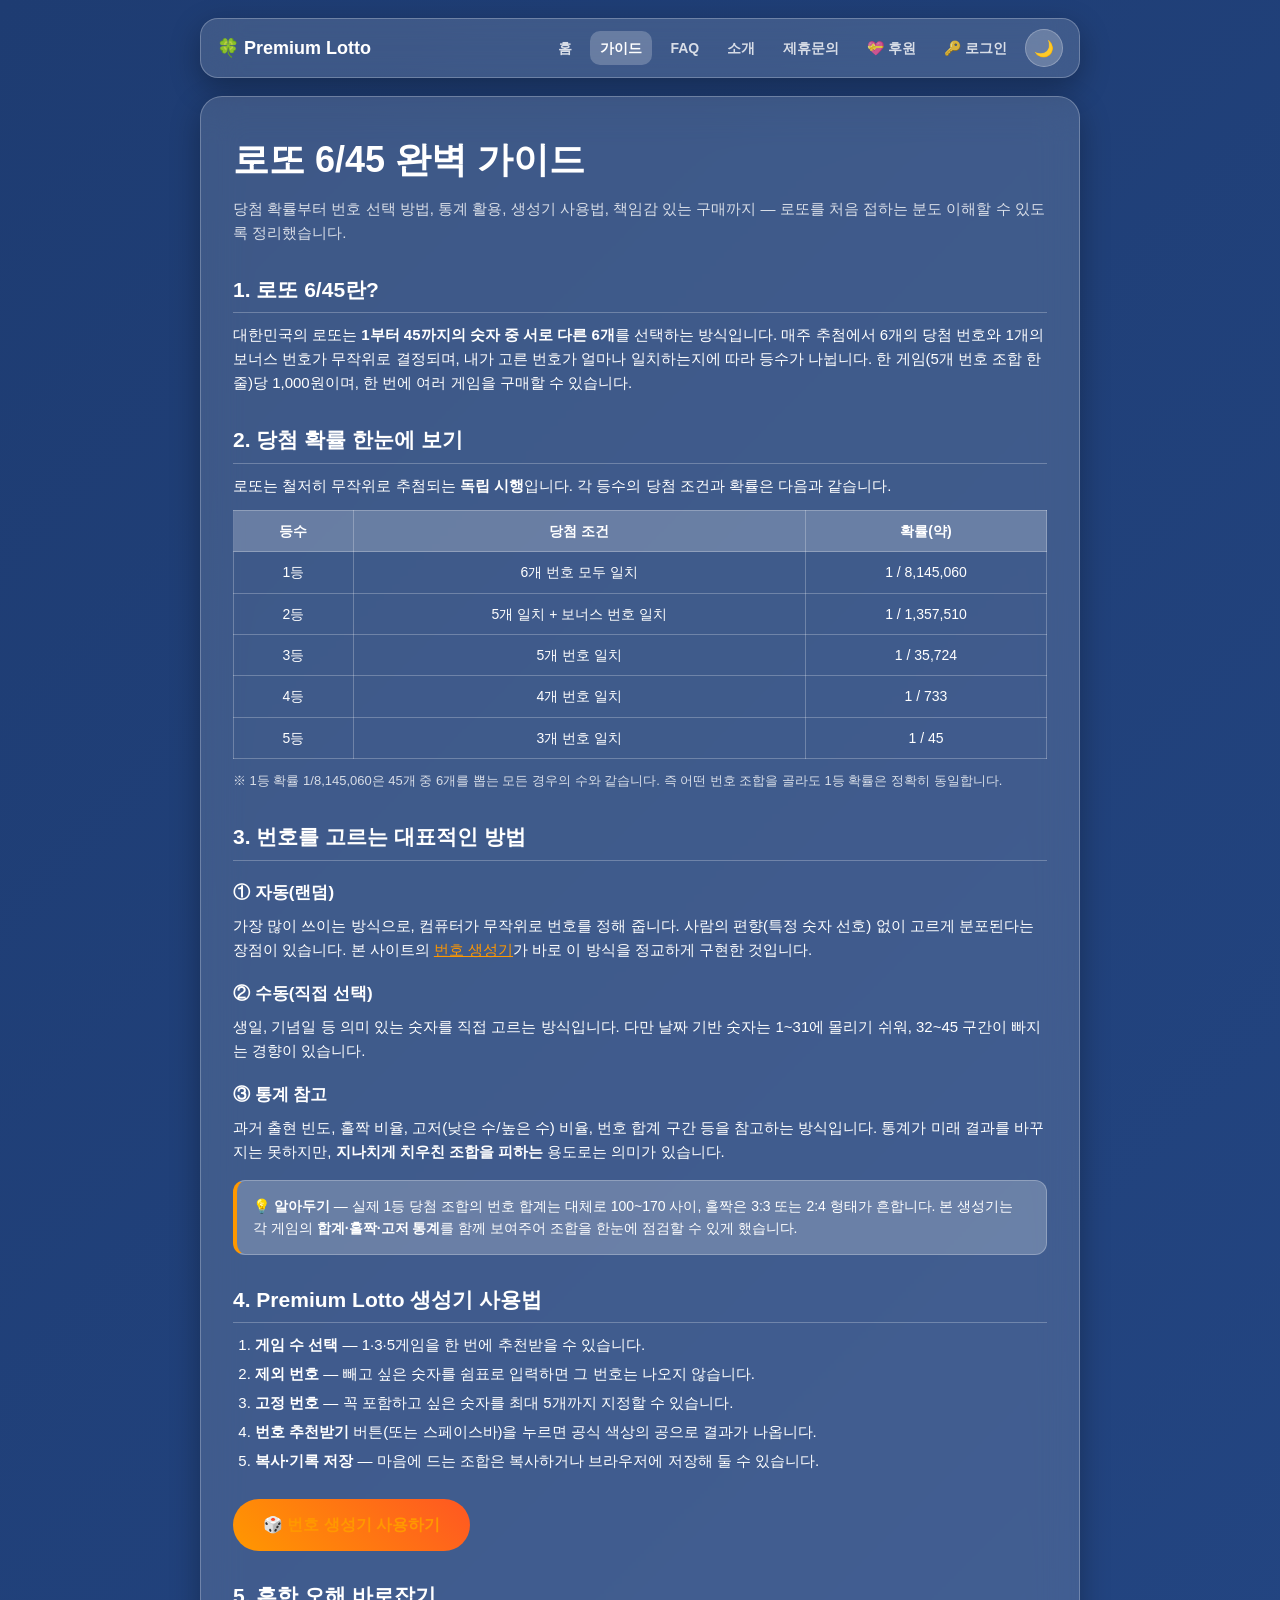
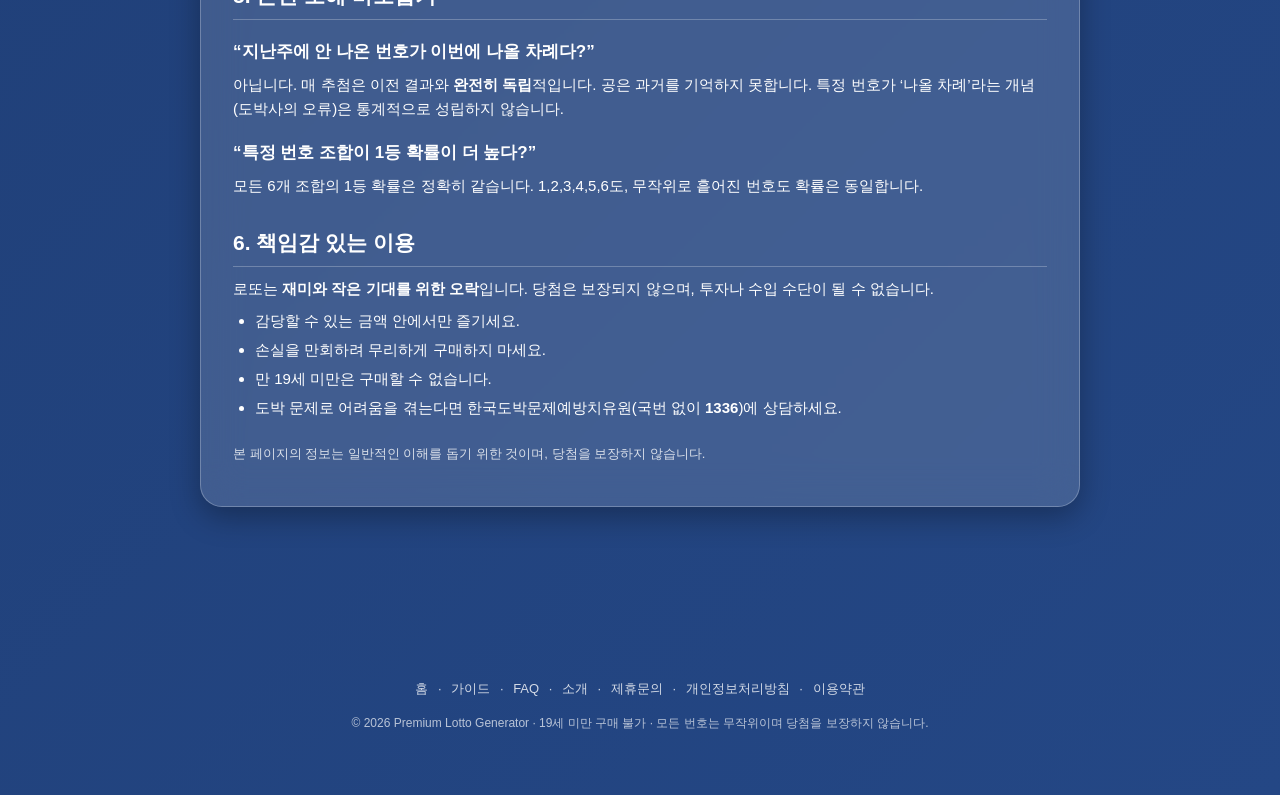
<file: guide.html>
<!DOCTYPE html>
<html lang="ko">
<head>
<meta charset="UTF-8">
<!-- Google tag (gtag.js) -->
<script async src="https://www.googletagmanager.com/gtag/js?id=G-3SZHVC9N30"></script>
<script>
  window.dataLayer = window.dataLayer || [];
  function gtag(){dataLayer.push(arguments);}
  gtag('js', new Date());
  gtag('config', 'G-3SZHVC9N30');
</script>
<!-- Microsoft Clarity -->
<script type="text/javascript">
    (function(c,l,a,r,i,t,y){
        c[a]=c[a]||function(){(c[a].q=c[a].q||[]).push(arguments)};
        t=l.createElement(r);t.async=1;t.src="https://www.clarity.ms/tag/"+i;
        y=l.getElementsByTagName(r)[0];y.parentNode.insertBefore(t,y);
    })(window, document, "clarity", "script", "xcgihn6p5e");
</script>
<meta name="viewport" content="width=device-width, initial-scale=1.0">
<meta name="description" content="로또 6/45 완벽 가이드 - 당첨 확률, 번호 선택 방법, 통계 활용법, 번호 생성기 사용법, 책임감 있는 구매까지 한눈에 정리했습니다.">
<meta name="theme-color" content="#1e3c72">
<meta name="google-adsense-account" content="ca-pub-3362824047057974">
<meta property="og:title" content="로또 6/45 완벽 가이드 · Premium Lotto">
<meta property="og:description" content="당첨 확률, 번호 선택 방법, 통계 활용법, 생성기 사용법을 한눈에.">
<meta property="og:type" content="article">
<link rel="canonical" href="https://premium-lotto-generator-b3t.pages.dev/guide.html">
<link rel="icon" href="data:image/svg+xml,<svg xmlns='http://www.w3.org/2000/svg' viewBox='0 0 100 100'><text y='.9em' font-size='90'>🍀</text></svg>">
<title>로또 6/45 완벽 가이드 · Premium Lotto</title>
<script async src="https://pagead2.googlesyndication.com/pagead/js/adsbygoogle.js?client=ca-pub-3362824047057974" crossorigin="anonymous"></script>
<link rel="stylesheet" href="style.css">
</head>
<body>

<nav class="nav">
    <a class="brand" href="index.html">🍀 Premium Lotto</a>
    <a class="link" href="index.html">홈</a>
    <a class="link active" href="guide.html">가이드</a>
    <a class="link" href="faq.html">FAQ</a>
    <a class="link" href="about.html">소개</a>
    <a class="link" href="contact.html">제휴문의</a>
    <a class="link" href="index.html#support">💝 후원</a>
    <a class="link" href="auth.html">🔑 로그인</a>
    <button class="theme" id="themeToggle" aria-label="테마 변경">🌙</button>
</nav>

<article class="card">
    <h1>로또 6/45 완벽 가이드</h1>
    <p class="lead">당첨 확률부터 번호 선택 방법, 통계 활용, 생성기 사용법, 책임감 있는 구매까지 — 로또를 처음 접하는 분도 이해할 수 있도록 정리했습니다.</p>

    <h2>1. 로또 6/45란?</h2>
    <p>대한민국의 로또는 <strong>1부터 45까지의 숫자 중 서로 다른 6개</strong>를 선택하는 방식입니다. 매주 추첨에서 6개의 당첨 번호와 1개의 보너스 번호가 무작위로 결정되며, 내가 고른 번호가 얼마나 일치하는지에 따라 등수가 나뉩니다. 한 게임(5개 번호 조합 한 줄)당 1,000원이며, 한 번에 여러 게임을 구매할 수 있습니다.</p>

    <h2>2. 당첨 확률 한눈에 보기</h2>
    <p>로또는 철저히 무작위로 추첨되는 <strong>독립 시행</strong>입니다. 각 등수의 당첨 조건과 확률은 다음과 같습니다.</p>
    <table class="stat">
        <thead>
            <tr><th>등수</th><th>당첨 조건</th><th>확률(약)</th></tr>
        </thead>
        <tbody>
            <tr><td>1등</td><td>6개 번호 모두 일치</td><td>1 / 8,145,060</td></tr>
            <tr><td>2등</td><td>5개 일치 + 보너스 번호 일치</td><td>1 / 1,357,510</td></tr>
            <tr><td>3등</td><td>5개 번호 일치</td><td>1 / 35,724</td></tr>
            <tr><td>4등</td><td>4개 번호 일치</td><td>1 / 733</td></tr>
            <tr><td>5등</td><td>3개 번호 일치</td><td>1 / 45</td></tr>
        </tbody>
    </table>
    <p class="muted">※ 1등 확률 1/8,145,060은 45개 중 6개를 뽑는 모든 경우의 수와 같습니다. 즉 어떤 번호 조합을 골라도 1등 확률은 정확히 동일합니다.</p>

    <h2>3. 번호를 고르는 대표적인 방법</h2>
    <h3>① 자동(랜덤)</h3>
    <p>가장 많이 쓰이는 방식으로, 컴퓨터가 무작위로 번호를 정해 줍니다. 사람의 편향(특정 숫자 선호) 없이 고르게 분포된다는 장점이 있습니다. 본 사이트의 <a href="index.html">번호 생성기</a>가 바로 이 방식을 정교하게 구현한 것입니다.</p>
    <h3>② 수동(직접 선택)</h3>
    <p>생일, 기념일 등 의미 있는 숫자를 직접 고르는 방식입니다. 다만 날짜 기반 숫자는 1~31에 몰리기 쉬워, 32~45 구간이 빠지는 경향이 있습니다.</p>
    <h3>③ 통계 참고</h3>
    <p>과거 출현 빈도, 홀짝 비율, 고저(낮은 수/높은 수) 비율, 번호 합계 구간 등을 참고하는 방식입니다. 통계가 미래 결과를 바꾸지는 못하지만, <strong>지나치게 치우친 조합을 피하는</strong> 용도로는 의미가 있습니다.</p>

    <div class="callout">
        💡 <strong>알아두기</strong> — 실제 1등 당첨 조합의 번호 합계는 대체로 100~170 사이, 홀짝은 3:3 또는 2:4 형태가 흔합니다. 본 생성기는 각 게임의 <strong>합계·홀짝·고저 통계</strong>를 함께 보여주어 조합을 한눈에 점검할 수 있게 했습니다.
    </div>

    <h2>4. Premium Lotto 생성기 사용법</h2>
    <ol>
        <li><strong>게임 수 선택</strong> — 1·3·5게임을 한 번에 추천받을 수 있습니다.</li>
        <li><strong>제외 번호</strong> — 빼고 싶은 숫자를 쉼표로 입력하면 그 번호는 나오지 않습니다.</li>
        <li><strong>고정 번호</strong> — 꼭 포함하고 싶은 숫자를 최대 5개까지 지정할 수 있습니다.</li>
        <li><strong>번호 추천받기</strong> 버튼(또는 스페이스바)을 누르면 공식 색상의 공으로 결과가 나옵니다.</li>
        <li><strong>복사·기록 저장</strong> — 마음에 드는 조합은 복사하거나 브라우저에 저장해 둘 수 있습니다.</li>
    </ol>
    <a class="cta" href="index.html">🎲 번호 생성기 사용하기</a>

    <h2>5. 흔한 오해 바로잡기</h2>
    <h3>“지난주에 안 나온 번호가 이번에 나올 차례다?”</h3>
    <p>아닙니다. 매 추첨은 이전 결과와 <strong>완전히 독립</strong>적입니다. 공은 과거를 기억하지 못합니다. 특정 번호가 ‘나올 차례’라는 개념(도박사의 오류)은 통계적으로 성립하지 않습니다.</p>
    <h3>“특정 번호 조합이 1등 확률이 더 높다?”</h3>
    <p>모든 6개 조합의 1등 확률은 정확히 같습니다. 1,2,3,4,5,6도, 무작위로 흩어진 번호도 확률은 동일합니다.</p>

    <h2>6. 책임감 있는 이용</h2>
    <p>로또는 <strong>재미와 작은 기대를 위한 오락</strong>입니다. 당첨은 보장되지 않으며, 투자나 수입 수단이 될 수 없습니다.</p>
    <ul>
        <li>감당할 수 있는 금액 안에서만 즐기세요.</li>
        <li>손실을 만회하려 무리하게 구매하지 마세요.</li>
        <li>만 19세 미만은 구매할 수 없습니다.</li>
        <li>도박 문제로 어려움을 겪는다면 한국도박문제예방치유원(국번 없이 <strong>1336</strong>)에 상담하세요.</li>
    </ul>

    <p class="muted" style="margin-top:24px;">본 페이지의 정보는 일반적인 이해를 돕기 위한 것이며, 당첨을 보장하지 않습니다.</p>
</article>

<div class="ad-slot" aria-hidden="true"></div>

<footer class="site-footer">
    <div>
        <a href="index.html">홈</a> ·
        <a href="guide.html">가이드</a> ·
        <a href="faq.html">FAQ</a> ·
        <a href="about.html">소개</a> ·
        <a href="contact.html">제휴문의</a> ·
        <a href="privacy.html">개인정보처리방침</a> ·
        <a href="terms.html">이용약관</a>
    </div>
    <div class="disclaimer">© 2026 Premium Lotto Generator · 19세 미만 구매 불가 · 모든 번호는 무작위이며 당첨을 보장하지 않습니다.</div>
</footer>

<script>
function applyTheme(t){document.documentElement.setAttribute("data-theme",t);
    var b=document.getElementById("themeToggle"); if(b) b.textContent=t==="light"?"☀️":"🌙";
    try{localStorage.setItem("lotto_theme",t);}catch(e){}}
document.addEventListener("click",function(e){
    if(e.target&&e.target.id==="themeToggle"){
        var cur=document.documentElement.getAttribute("data-theme")==="light"?"dark":"light";applyTheme(cur);}});
(function(){var t="dark";try{t=localStorage.getItem("lotto_theme")||"dark";}catch(e){}applyTheme(t);})();
</script>
</body>
</html>
</file>
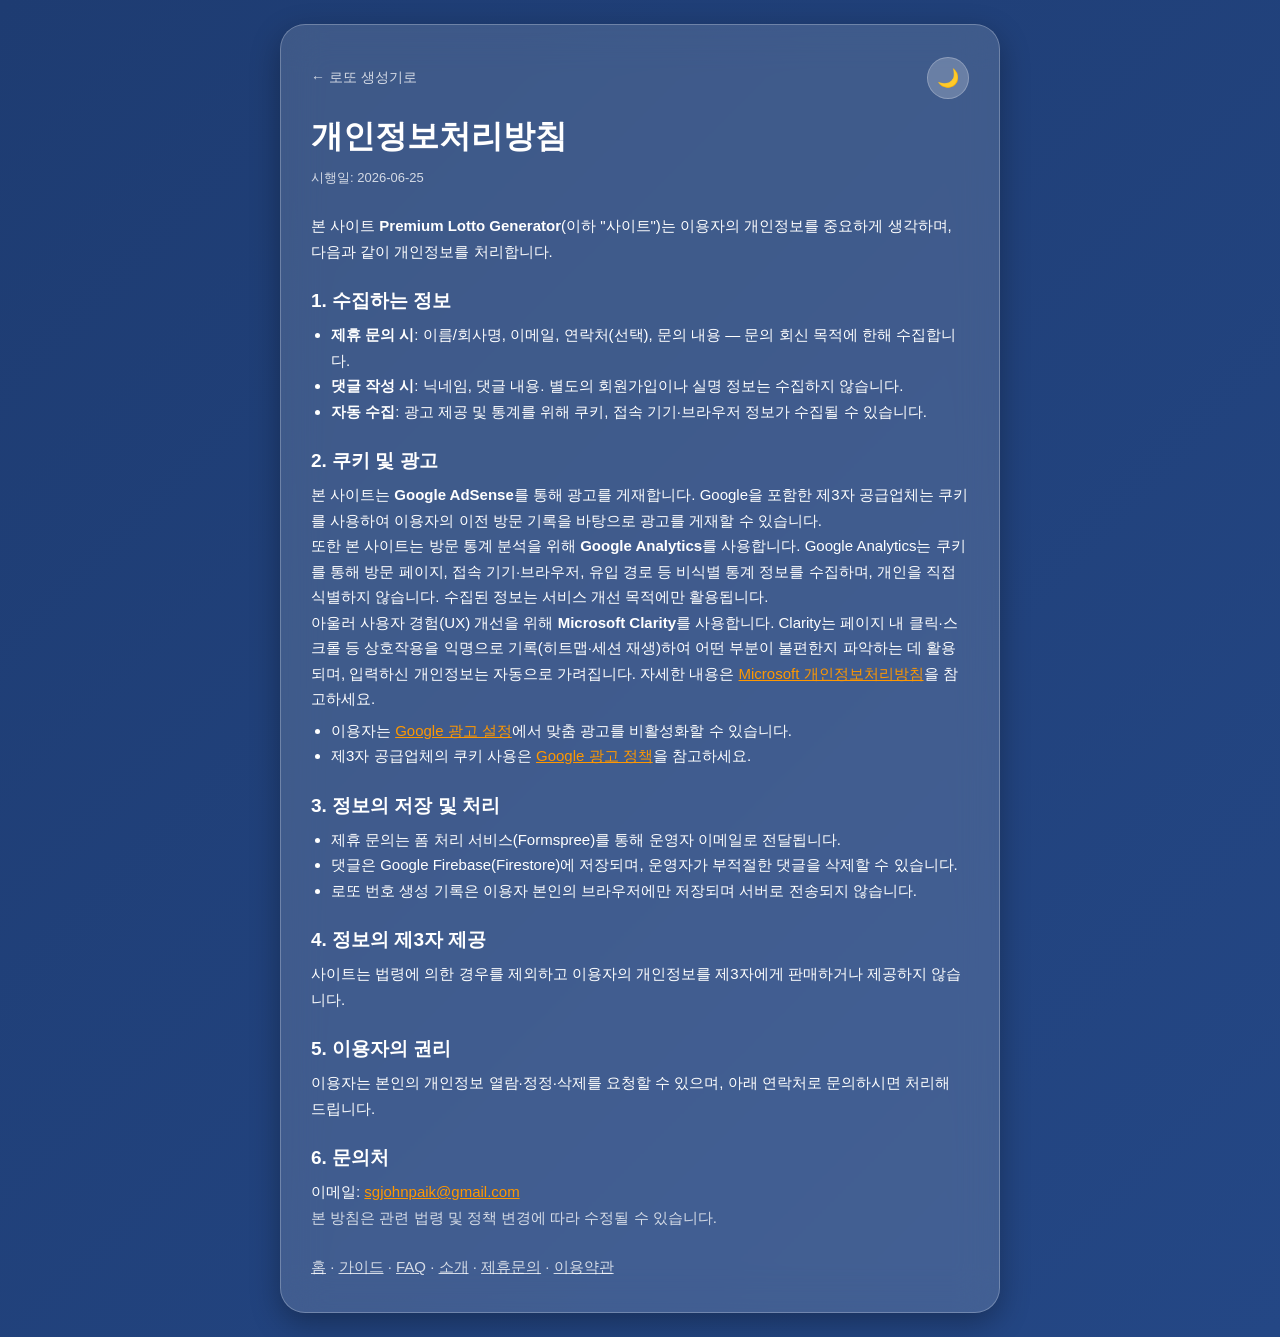
<file: privacy.html>
<!DOCTYPE html>
<html lang="ko">
<head>
<meta charset="UTF-8">
<!-- Google tag (gtag.js) -->
<script async src="https://www.googletagmanager.com/gtag/js?id=G-3SZHVC9N30"></script>
<script>
  window.dataLayer = window.dataLayer || [];
  function gtag(){dataLayer.push(arguments);}
  gtag('js', new Date());
  gtag('config', 'G-3SZHVC9N30');
</script>
<!-- Microsoft Clarity -->
<script type="text/javascript">
    (function(c,l,a,r,i,t,y){
        c[a]=c[a]||function(){(c[a].q=c[a].q||[]).push(arguments)};
        t=l.createElement(r);t.async=1;t.src="https://www.clarity.ms/tag/"+i;
        y=l.getElementsByTagName(r)[0];y.parentNode.insertBefore(t,y);
    })(window, document, "clarity", "script", "xcgihn6p5e");
</script>
<meta name="viewport" content="width=device-width, initial-scale=1.0">
<meta name="description" content="개인정보처리방침 - Premium Lotto Generator">
<meta name="theme-color" content="#1e3c72">
<link rel="canonical" href="https://premium-lotto-generator-b3t.pages.dev/privacy.html">
<link rel="icon" href="data:image/svg+xml,<svg xmlns='http://www.w3.org/2000/svg' viewBox='0 0 100 100'><text y='.9em' font-size='90'>🍀</text></svg>">
<title>개인정보처리방침 · Premium Lotto</title>

<!-- Google AdSense -->
<meta name="google-adsense-account" content="ca-pub-3362824047057974">
<script async src="https://pagead2.googlesyndication.com/pagead/js/adsbygoogle.js?client=ca-pub-3362824047057974" crossorigin="anonymous"></script>

<style>
:root{
    --bg1:#1e3c72; --bg2:#2a5298; --bg3:#6dd5ed;
    --panel:rgba(255,255,255,0.14); --panel-strong:rgba(255,255,255,0.22);
    --text:#ffffff; --muted:rgba(255,255,255,0.78);
    --accent1:#ff9800; --border:rgba(255,255,255,0.25);
    --shadow:0 10px 30px rgba(0,0,0,.3);
}
html[data-theme="light"]{
    --bg1:#f7f9fc; --bg2:#ffffff; --bg3:#eef2f8;
    --panel:rgba(255,255,255,0.92); --panel-strong:#ffffff;
    --text:#1c2533; --muted:#5b6678;
    --border:rgba(20,30,50,0.10); --shadow:0 8px 26px rgba(30,50,90,.12);
}
*{margin:0; padding:0; box-sizing:border-box; font-family:"Segoe UI","Malgun Gothic",sans-serif;}
body{
    background:linear-gradient(135deg,var(--bg1),var(--bg2),var(--bg3));
    background-size:400% 400%; animation:bgMove 12s infinite alternate;
    min-height:100vh; display:flex; justify-content:center; align-items:flex-start;
    padding:24px 12px; color:var(--text);
}
@keyframes bgMove{0%{background-position:left;}100%{background-position:right;}}
@media (prefers-reduced-motion: reduce){body{animation:none;}}
.container{
    width:100%; max-width:720px; padding:32px 30px;
    background:var(--panel); border:1px solid var(--border); border-radius:25px;
    backdrop-filter:blur(20px); -webkit-backdrop-filter:blur(20px); box-shadow:var(--shadow);
}
.top-bar{display:flex; justify-content:space-between; align-items:center; margin-bottom:16px;}
.back-link{color:var(--muted); text-decoration:none; font-size:14px;}
.back-link:hover{color:var(--text);}
.icon-btn{
    background:var(--panel-strong); border:1px solid var(--border); color:var(--text);
    width:42px; height:42px; border-radius:50%; font-size:18px; cursor:pointer;
    display:inline-flex; align-items:center; justify-content:center;
}
h1{font-size:clamp(24px,5vw,32px); margin-bottom:8px;}
.updated{color:var(--muted); font-size:13px; margin-bottom:24px;}
h2{font-size:19px; margin:24px 0 8px;}
p, li{font-size:15px; line-height:1.7; color:var(--text);}
ul{padding-left:20px; margin:6px 0;}
a{color:var(--accent1);}
.muted{color:var(--muted);}
</style>
</head>
<body>
<div class="container">
    <div class="top-bar">
        <a class="back-link" href="index.html">← 로또 생성기로</a>
        <button class="icon-btn" id="themeToggle" aria-label="테마 변경">🌙</button>
    </div>

    <h1>개인정보처리방침</h1>
    <p class="updated">시행일: 2026-06-25</p>

    <p>본 사이트 <strong>Premium Lotto Generator</strong>(이하 "사이트")는 이용자의 개인정보를 중요하게 생각하며, 다음과 같이 개인정보를 처리합니다.</p>

    <h2>1. 수집하는 정보</h2>
    <ul>
        <li><strong>제휴 문의 시</strong>: 이름/회사명, 이메일, 연락처(선택), 문의 내용 — 문의 회신 목적에 한해 수집합니다.</li>
        <li><strong>댓글 작성 시</strong>: 닉네임, 댓글 내용. 별도의 회원가입이나 실명 정보는 수집하지 않습니다.</li>
        <li><strong>자동 수집</strong>: 광고 제공 및 통계를 위해 쿠키, 접속 기기·브라우저 정보가 수집될 수 있습니다.</li>
    </ul>

    <h2>2. 쿠키 및 광고</h2>
    <p>본 사이트는 <strong>Google AdSense</strong>를 통해 광고를 게재합니다. Google을 포함한 제3자 공급업체는 쿠키를 사용하여 이용자의 이전 방문 기록을 바탕으로 광고를 게재할 수 있습니다.</p>
    <p>또한 본 사이트는 방문 통계 분석을 위해 <strong>Google Analytics</strong>를 사용합니다. Google Analytics는 쿠키를 통해 방문 페이지, 접속 기기·브라우저, 유입 경로 등 비식별 통계 정보를 수집하며, 개인을 직접 식별하지 않습니다. 수집된 정보는 서비스 개선 목적에만 활용됩니다.</p>
    <p>아울러 사용자 경험(UX) 개선을 위해 <strong>Microsoft Clarity</strong>를 사용합니다. Clarity는 페이지 내 클릭·스크롤 등 상호작용을 익명으로 기록(히트맵·세션 재생)하여 어떤 부분이 불편한지 파악하는 데 활용되며, 입력하신 개인정보는 자동으로 가려집니다. 자세한 내용은 <a href="https://privacy.microsoft.com/privacystatement" target="_blank" rel="noopener">Microsoft 개인정보처리방침</a>을 참고하세요.</p>
    <ul>
        <li>이용자는 <a href="https://www.google.com/settings/ads" target="_blank" rel="noopener">Google 광고 설정</a>에서 맞춤 광고를 비활성화할 수 있습니다.</li>
        <li>제3자 공급업체의 쿠키 사용은 <a href="https://www.google.com/policies/technologies/ads/" target="_blank" rel="noopener">Google 광고 정책</a>을 참고하세요.</li>
    </ul>

    <h2>3. 정보의 저장 및 처리</h2>
    <ul>
        <li>제휴 문의는 폼 처리 서비스(Formspree)를 통해 운영자 이메일로 전달됩니다.</li>
        <li>댓글은 Google Firebase(Firestore)에 저장되며, 운영자가 부적절한 댓글을 삭제할 수 있습니다.</li>
        <li>로또 번호 생성 기록은 이용자 본인의 브라우저에만 저장되며 서버로 전송되지 않습니다.</li>
    </ul>

    <h2>4. 정보의 제3자 제공</h2>
    <p>사이트는 법령에 의한 경우를 제외하고 이용자의 개인정보를 제3자에게 판매하거나 제공하지 않습니다.</p>

    <h2>5. 이용자의 권리</h2>
    <p>이용자는 본인의 개인정보 열람·정정·삭제를 요청할 수 있으며, 아래 연락처로 문의하시면 처리해 드립니다.</p>

    <h2>6. 문의처</h2>
    <p>이메일: <a href="mailto:sgjohnpaik@gmail.com">sgjohnpaik@gmail.com</a><br>
    <span class="muted">본 방침은 관련 법령 및 정책 변경에 따라 수정될 수 있습니다.</span></p>

    <p class="muted" style="margin-top:24px;">
        <a href="index.html" style="color:var(--muted);">홈</a> ·
        <a href="guide.html" style="color:var(--muted);">가이드</a> ·
        <a href="faq.html" style="color:var(--muted);">FAQ</a> ·
        <a href="about.html" style="color:var(--muted);">소개</a> ·
        <a href="contact.html" style="color:var(--muted);">제휴문의</a> ·
        <a href="terms.html" style="color:var(--muted);">이용약관</a>
    </p>
</div>

<script>
function applyTheme(t){
    document.documentElement.setAttribute("data-theme",t);
    document.getElementById("themeToggle").textContent = t==="light" ? "☀️" : "🌙";
    try{ localStorage.setItem("lotto_theme",t); }catch(e){}
}
document.getElementById("themeToggle").onclick=()=>{
    const cur=document.documentElement.getAttribute("data-theme")==="light"?"dark":"light";
    applyTheme(cur);
};
(function(){ let t="dark"; try{ t=localStorage.getItem("lotto_theme")||"dark"; }catch(e){} applyTheme(t); })();
</script>
</body>
</html>
</file>
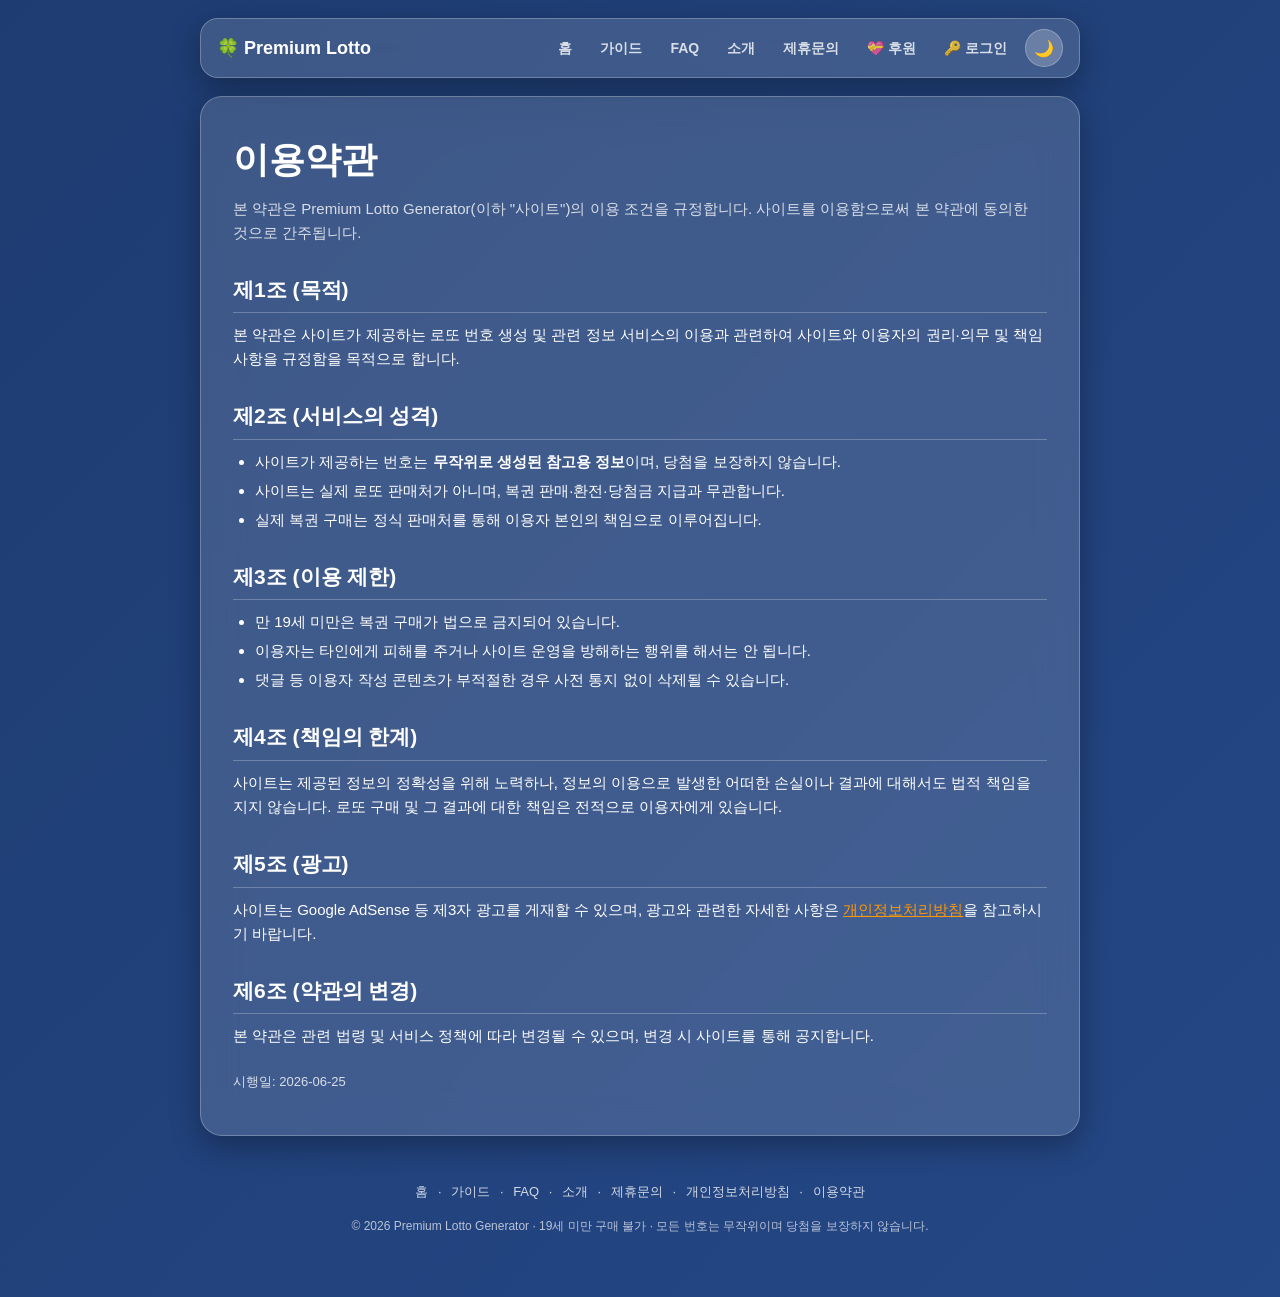
<file: terms.html>
<!DOCTYPE html>
<html lang="ko">
<head>
<meta charset="UTF-8">
<!-- Google tag (gtag.js) -->
<script async src="https://www.googletagmanager.com/gtag/js?id=G-3SZHVC9N30"></script>
<script>
  window.dataLayer = window.dataLayer || [];
  function gtag(){dataLayer.push(arguments);}
  gtag('js', new Date());
  gtag('config', 'G-3SZHVC9N30');
</script>
<!-- Microsoft Clarity -->
<script type="text/javascript">
    (function(c,l,a,r,i,t,y){
        c[a]=c[a]||function(){(c[a].q=c[a].q||[]).push(arguments)};
        t=l.createElement(r);t.async=1;t.src="https://www.clarity.ms/tag/"+i;
        y=l.getElementsByTagName(r)[0];y.parentNode.insertBefore(t,y);
    })(window, document, "clarity", "script", "xcgihn6p5e");
</script>
<meta name="viewport" content="width=device-width, initial-scale=1.0">
<meta name="description" content="Premium Lotto Generator 이용약관 - 서비스 이용 조건과 책임 범위를 안내합니다.">
<meta name="theme-color" content="#1e3c72">
<meta name="google-adsense-account" content="ca-pub-3362824047057974">
<link rel="canonical" href="https://premium-lotto-generator-b3t.pages.dev/terms.html">
<link rel="icon" href="data:image/svg+xml,<svg xmlns='http://www.w3.org/2000/svg' viewBox='0 0 100 100'><text y='.9em' font-size='90'>🍀</text></svg>">
<title>이용약관 · Premium Lotto</title>
<script async src="https://pagead2.googlesyndication.com/pagead/js/adsbygoogle.js?client=ca-pub-3362824047057974" crossorigin="anonymous"></script>
<link rel="stylesheet" href="style.css">
</head>
<body>

<nav class="nav">
    <a class="brand" href="index.html">🍀 Premium Lotto</a>
    <a class="link" href="index.html">홈</a>
    <a class="link" href="guide.html">가이드</a>
    <a class="link" href="faq.html">FAQ</a>
    <a class="link" href="about.html">소개</a>
    <a class="link" href="contact.html">제휴문의</a>
    <a class="link" href="index.html#support">💝 후원</a>
    <a class="link" href="auth.html">🔑 로그인</a>
    <button class="theme" id="themeToggle" aria-label="테마 변경">🌙</button>
</nav>

<article class="card">
    <h1>이용약관</h1>
    <p class="lead">본 약관은 Premium Lotto Generator(이하 "사이트")의 이용 조건을 규정합니다. 사이트를 이용함으로써 본 약관에 동의한 것으로 간주됩니다.</p>

    <h2>제1조 (목적)</h2>
    <p>본 약관은 사이트가 제공하는 로또 번호 생성 및 관련 정보 서비스의 이용과 관련하여 사이트와 이용자의 권리·의무 및 책임 사항을 규정함을 목적으로 합니다.</p>

    <h2>제2조 (서비스의 성격)</h2>
    <ul>
        <li>사이트가 제공하는 번호는 <strong>무작위로 생성된 참고용 정보</strong>이며, 당첨을 보장하지 않습니다.</li>
        <li>사이트는 실제 로또 판매처가 아니며, 복권 판매·환전·당첨금 지급과 무관합니다.</li>
        <li>실제 복권 구매는 정식 판매처를 통해 이용자 본인의 책임으로 이루어집니다.</li>
    </ul>

    <h2>제3조 (이용 제한)</h2>
    <ul>
        <li>만 19세 미만은 복권 구매가 법으로 금지되어 있습니다.</li>
        <li>이용자는 타인에게 피해를 주거나 사이트 운영을 방해하는 행위를 해서는 안 됩니다.</li>
        <li>댓글 등 이용자 작성 콘텐츠가 부적절한 경우 사전 통지 없이 삭제될 수 있습니다.</li>
    </ul>

    <h2>제4조 (책임의 한계)</h2>
    <p>사이트는 제공된 정보의 정확성을 위해 노력하나, 정보의 이용으로 발생한 어떠한 손실이나 결과에 대해서도 법적 책임을 지지 않습니다. 로또 구매 및 그 결과에 대한 책임은 전적으로 이용자에게 있습니다.</p>

    <h2>제5조 (광고)</h2>
    <p>사이트는 Google AdSense 등 제3자 광고를 게재할 수 있으며, 광고와 관련한 자세한 사항은 <a href="privacy.html">개인정보처리방침</a>을 참고하시기 바랍니다.</p>

    <h2>제6조 (약관의 변경)</h2>
    <p>본 약관은 관련 법령 및 서비스 정책에 따라 변경될 수 있으며, 변경 시 사이트를 통해 공지합니다.</p>

    <p class="muted" style="margin-top:24px;">시행일: 2026-06-25</p>
</article>

<footer class="site-footer">
    <div>
        <a href="index.html">홈</a> ·
        <a href="guide.html">가이드</a> ·
        <a href="faq.html">FAQ</a> ·
        <a href="about.html">소개</a> ·
        <a href="contact.html">제휴문의</a> ·
        <a href="privacy.html">개인정보처리방침</a> ·
        <a href="terms.html">이용약관</a>
    </div>
    <div class="disclaimer">© 2026 Premium Lotto Generator · 19세 미만 구매 불가 · 모든 번호는 무작위이며 당첨을 보장하지 않습니다.</div>
</footer>

<script>
function applyTheme(t){document.documentElement.setAttribute("data-theme",t);
    var b=document.getElementById("themeToggle"); if(b) b.textContent=t==="light"?"☀️":"🌙";
    try{localStorage.setItem("lotto_theme",t);}catch(e){}}
document.addEventListener("click",function(e){
    if(e.target&&e.target.id==="themeToggle"){
        var cur=document.documentElement.getAttribute("data-theme")==="light"?"dark":"light";applyTheme(cur);}});
(function(){var t="dark";try{t=localStorage.getItem("lotto_theme")||"dark";}catch(e){}applyTheme(t);})();
</script>
</body>
</html>
</file>
<file: style.css>
/* ===== 공유 스타일 (콘텐츠 페이지) ===== */
:root{
    --bg1:#1e3c72; --bg2:#2a5298; --bg3:#6dd5ed;
    --panel:rgba(255,255,255,0.14); --panel-strong:rgba(255,255,255,0.22);
    --text:#ffffff; --muted:rgba(255,255,255,0.80);
    --accent1:#ff9800; --accent2:#ff5722; --msg:#ffe082;
    --border:rgba(255,255,255,0.25); --shadow:0 10px 30px rgba(0,0,0,.3);
}
html[data-theme="light"]{
    --bg1:#f7f9fc; --bg2:#ffffff; --bg3:#eef2f8;
    --panel:rgba(255,255,255,0.92); --panel-strong:#ffffff;
    --text:#1c2533; --muted:#5b6678;
    --accent1:#ff9800; --accent2:#ff5722; --msg:#d97706;
    --border:rgba(20,30,50,0.10); --shadow:0 8px 26px rgba(30,50,90,.12);
}
*{margin:0; padding:0; box-sizing:border-box; font-family:"Segoe UI","Malgun Gothic",sans-serif;}
body{
    background:linear-gradient(135deg,var(--bg1),var(--bg2),var(--bg3));
    background-size:400% 400%; animation:bgMove 14s infinite alternate;
    min-height:100vh; color:var(--text); line-height:1.6;
    display:flex; flex-direction:column; align-items:center; padding:18px 12px 40px;
}
@keyframes bgMove{0%{background-position:left;}100%{background-position:right;}}
@media (prefers-reduced-motion: reduce){body{animation:none;}}

/* 네비게이션 */
.nav{
    width:100%; max-width:880px; display:flex; align-items:center; gap:8px;
    padding:10px 16px; margin-bottom:18px;
    background:var(--panel); border:1px solid var(--border); border-radius:18px;
    backdrop-filter:blur(20px); -webkit-backdrop-filter:blur(20px); box-shadow:var(--shadow);
    flex-wrap:wrap;
}
.nav .brand{font-weight:800; font-size:18px; text-decoration:none; color:var(--text); margin-right:auto;}
.nav a.link{
    color:var(--muted); text-decoration:none; font-size:14px; font-weight:600;
    padding:6px 10px; border-radius:10px; transition:.2s;
}
.nav a.link:hover, .nav a.link.active{color:var(--text); background:var(--panel-strong);}
.nav .theme{
    background:var(--panel-strong); border:1px solid var(--border); color:var(--text);
    width:38px; height:38px; border-radius:50%; cursor:pointer; font-size:16px;
    display:inline-flex; align-items:center; justify-content:center;
}

/* 본문 카드 */
.card{
    width:100%; max-width:880px; padding:34px 32px;
    background:var(--panel); border:1px solid var(--border); border-radius:22px;
    backdrop-filter:blur(20px); -webkit-backdrop-filter:blur(20px); box-shadow:var(--shadow);
}
.card h1{font-size:clamp(26px,5vw,36px); margin-bottom:6px;}
.card .lead{color:var(--muted); font-size:15px; margin-bottom:26px;}
.card h2{font-size:21px; margin:28px 0 10px; padding-bottom:6px; border-bottom:1px solid var(--border);}
.card h3{font-size:17px; margin:18px 0 6px;}
.card p{font-size:15px; margin:8px 0; color:var(--text);}
.card ul,.card ol{margin:8px 0 8px 22px;}
.card li{font-size:15px; margin:5px 0;}
.card a{color:var(--accent1);}
.card strong{color:var(--text);}
.card .muted{color:var(--muted); font-size:13px;}

table.stat{width:100%; border-collapse:collapse; margin:12px 0; font-size:14px;}
table.stat th, table.stat td{border:1px solid var(--border); padding:9px 12px; text-align:center;}
table.stat th{background:var(--panel-strong);}

.callout{
    background:var(--panel-strong); border:1px solid var(--border);
    border-left:4px solid var(--accent1); border-radius:12px;
    padding:14px 16px; margin:16px 0; font-size:14px;
}

.faq-item{border-bottom:1px solid var(--border); padding:14px 0;}
.faq-item:last-child{border-bottom:none;}
.faq-q{font-weight:700; font-size:16px; margin-bottom:6px;}
.faq-a{color:var(--muted); font-size:15px;}

/* 광고 슬롯 자리 */
.ad-slot{
    width:100%; max-width:880px; margin:18px 0; min-height:90px;
    display:flex; align-items:center; justify-content:center;
}

/* CTA 버튼 */
.cta{
    display:inline-block; margin-top:18px; padding:13px 30px; border-radius:50px;
    background:linear-gradient(45deg,var(--accent1),var(--accent2));
    color:#fff; font-weight:bold; text-decoration:none; font-size:16px; transition:.3s;
}
.cta:hover{transform:scale(1.04); box-shadow:0 0 20px rgba(255,152,0,.6);}

/* 푸터 */
.site-footer{
    width:100%; max-width:880px; margin-top:24px; padding:20px 16px;
    text-align:center; font-size:13px; color:var(--muted); line-height:1.9;
}
.site-footer a{color:var(--muted); text-decoration:none; margin:0 6px;}
.site-footer a:hover{color:var(--text);}
.site-footer .disclaimer{margin-top:10px; font-size:12px; opacity:.85;}

@media (max-width:560px){
    .card{padding:24px 18px;}
    .nav .brand{font-size:16px;}
    .nav a.link{font-size:13px; padding:5px 8px;}
}
</file>
